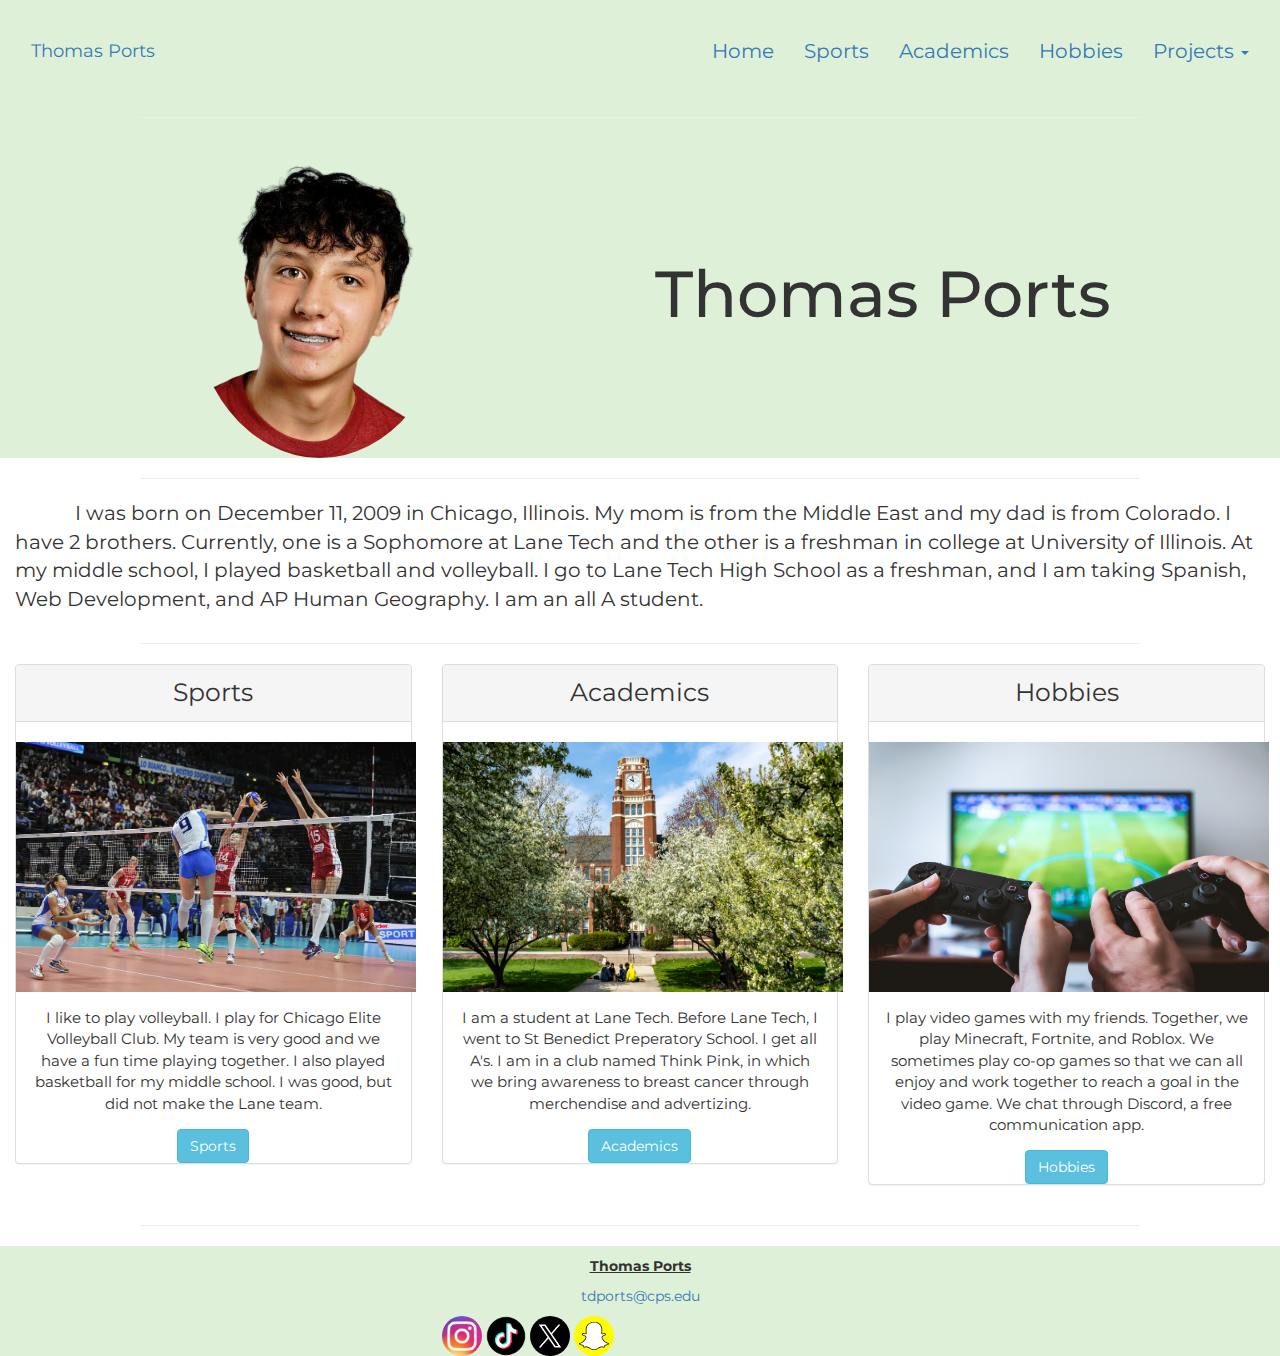
<file: index.html>
<!DOCTYPE html>
<html lang="en">
<head>
  <title>Thomas Ports</title>
  <meta charset="utf-8">
  <meta name="viewport" content="width=device-width, initial-scale=1">
  <link rel="stylesheet" href="style/mystyle.css">
  <link rel="stylesheet" href="https://maxcdn.bootstrapcdn.com/bootstrap/3.4.1/css/bootstrap.min.css">
  <script src="https://ajax.googleapis.com/ajax/libs/jquery/3.7.1/jquery.min.js"></script>
  <script src="https://maxcdn.bootstrapcdn.com/bootstrap/3.4.1/js/bootstrap.min.js"></script>
  <link rel="preconnect" href="https://fonts.googleapis.com">
<link rel="preconnect" href="https://fonts.gstatic.com" crossorigin>
<link href="https://fonts.googleapis.com/css2?family=Montserrat:ital,wght@0,100..900;1,100..900&display=swap" rel="stylesheet">
</head>
<body class="montserrat-font">
    <div class="container-fluid">

        <div class="row bg-success">
            <div class="col-md-12">
                <nav class="navbar text-dark">
                    <div class="container-fluid">
                        <div class="navbar-header">
                            <a class="navbar-brand" href="index.html">Thomas Ports</a>
                        </div>
                        <ul class="nav navbar-nav navbar-right">
                            <li class="active"><a href="index.html">Home</a></li>
                            <li><a href="sports.html">Sports</a></li>
                            <li><a href="academics.html">Academics</a></li>
                            <li><a href="hobbies.html">Hobbies</a></li>
                            <li class="dropdown">
                                <a class="dropdown-toggle" data-toggle="dropdown" href="projects.html">Projects
                                <span class="caret"></span></a>
                                <ul class="dropdown-menu">
                                    <li><a href="recipe.html">Recipe 1 (HTML)</a></li>
                                    <li><a href="recipe2.html">Recipe 2 (HTML + CSS)</a></li>
                                    <li><a href="recipe3.html">Recipe 3 (HTML + Bootstrap)</a></li>
                                </ul>
                            </li>
                        </ul>
                    </div>
                </nav>
            </div>
        </div>

        <div class="row bg-success">
            <div class="col-md-12">
                <hr class="bg-success">
            </div>
        </div>

        <div class="row bg-success">
            <div class="col-md-6">
                <img src="media/image2.png" class="center-block img-circle" id="mepic">
            </div>
            <div class="col-md-6 text-left">
                <div id="bruhhh">
                    <h1 class="thomasports" style="font-size: 65px;">Thomas Ports</h1>
                </div>
            </div>
        </div>

        <hr>

        <div class="row">
            <div class="col-md-12">
                <p class="text-left indent" style="font-size: 20px;">I was born on December 11, 2009 in Chicago, Illinois. My mom is from the Middle East and my dad is from Colorado. I have 2 brothers. Currently, one is a Sophomore at Lane Tech and the other is a freshman in college at University of Illinois. At my middle school, I played basketball and volleyball. I go to Lane Tech High School as a freshman, and I am taking Spanish, Web Development, and AP Human Geography. I am an all A student.</p>
            </div>
        </div>

        <hr>

        <div class="row" id="roww">
            <div class="col-md-4">
                <div class="panel panel-default text-center">
                    <div class="panel-heading" style="font-size: 25px;">Sports</div>
                    <img src="media/volleyball.webp" class="imagebruh center-block" alt="Volleyball" height="250px" width="400px">
                    <div class="panel-body" style="font-size: 15px;">I like to play volleyball. I play for Chicago Elite Volleyball Club. My team is very good and we have a fun time playing together. I also played basketball for my middle school. I was good, but did not make the Lane team.</div>
                    <a href="sports.html" class="btn btn-info" role="button">Sports</a>
                </div>
            </div>
            <div class="col-md-4">
                <div class="panel panel-default text-center">
                    <div class="panel-heading" style="font-size: 25px;">Academics</div>
                    <img src="media/lanetech.jpg" class="imagebruh center-block" alt="Lane Tech" height="250px" width="400px">
                    <div class="panel-body" style="font-size: 15px;">I am a student at Lane Tech. Before Lane Tech, I went to St Benedict Preperatory School. I get all A's. I am in a club named Think Pink, in which we bring awareness to breast cancer through merchendise and advertizing.</div>
                    <a href="academics.html" class="btn btn-info" role="button">Academics</a>
                </div>
            </div>
            <div class="col-md-4">
                <div class="panel panel-default text-center">
                    <div class="panel-heading" style="font-size: 25px;">Hobbies</div>
                    <img src="media/videogame.jpg" class="imagebruh center-block" alt="Video Games" height="250px" width="400px">
                    <div class="panel-body" style="font-size: 15px;">I play video games with my friends. Together, we play Minecraft, Fortnite, and Roblox. We sometimes play co-op games so that we can all enjoy and work together to reach a goal in the video game. We chat through Discord, a free communication app.</div>
                    <a href="hobbies.html" class="btn btn-info" role="button">Hobbies</a>
                </div>
            </div>
        </div>

        <hr>

        <footer>
            <div class="row bg-success text-center">
                <div class="col-md-12">
                    <p class="text-center" style="margin-top: 10px;"><u><b>Thomas Ports</b></u></p>
                </div>
            </div>
            <div class="row bg-success text-center">
                <div class="col-md-12">
                    <a href="mailto:tdports@cps.edu"><p>tdports@cps.edu</p></a>
                </div>
            </div>
            <div class="row bg-success">
                <div class="col-md-4"></div>
                <div class="col-md-4">
                    <figure class="centerblock">
                        <a href="https://www.instagram.com/thomas.ports">
                            <img src="media/instagram.jpeg" alt="Instagram" width="40px" height="40px" style="border-radius: 100%;">
                        </a>
                        <a href="https://www.tiktok.com/thomas.ports">
                            <img src="media/tiktok.webp" alt="Tiktok" width="40px" height="40px" style="border-radius: 100%;">
                        </a>
                        <a href="https://www.x.com/mrbeast">
                            <img src="media/twtter.avif" alt="Twitter" width="40px" height="40px" style="border-radius: 100%;">
                        </a>
                        <a href="https://www.x.com/mrbeast">
                            <img src="media/snapchat.svg" alt="Snapchat" width="40px" height="40px" style="border-radius: 100%;">
                        </a>
                    </figure>
                </div>
                <div class="col-md-4"></div>
            </div>
        </footer>

    </div>
</body>
</html>
</file>
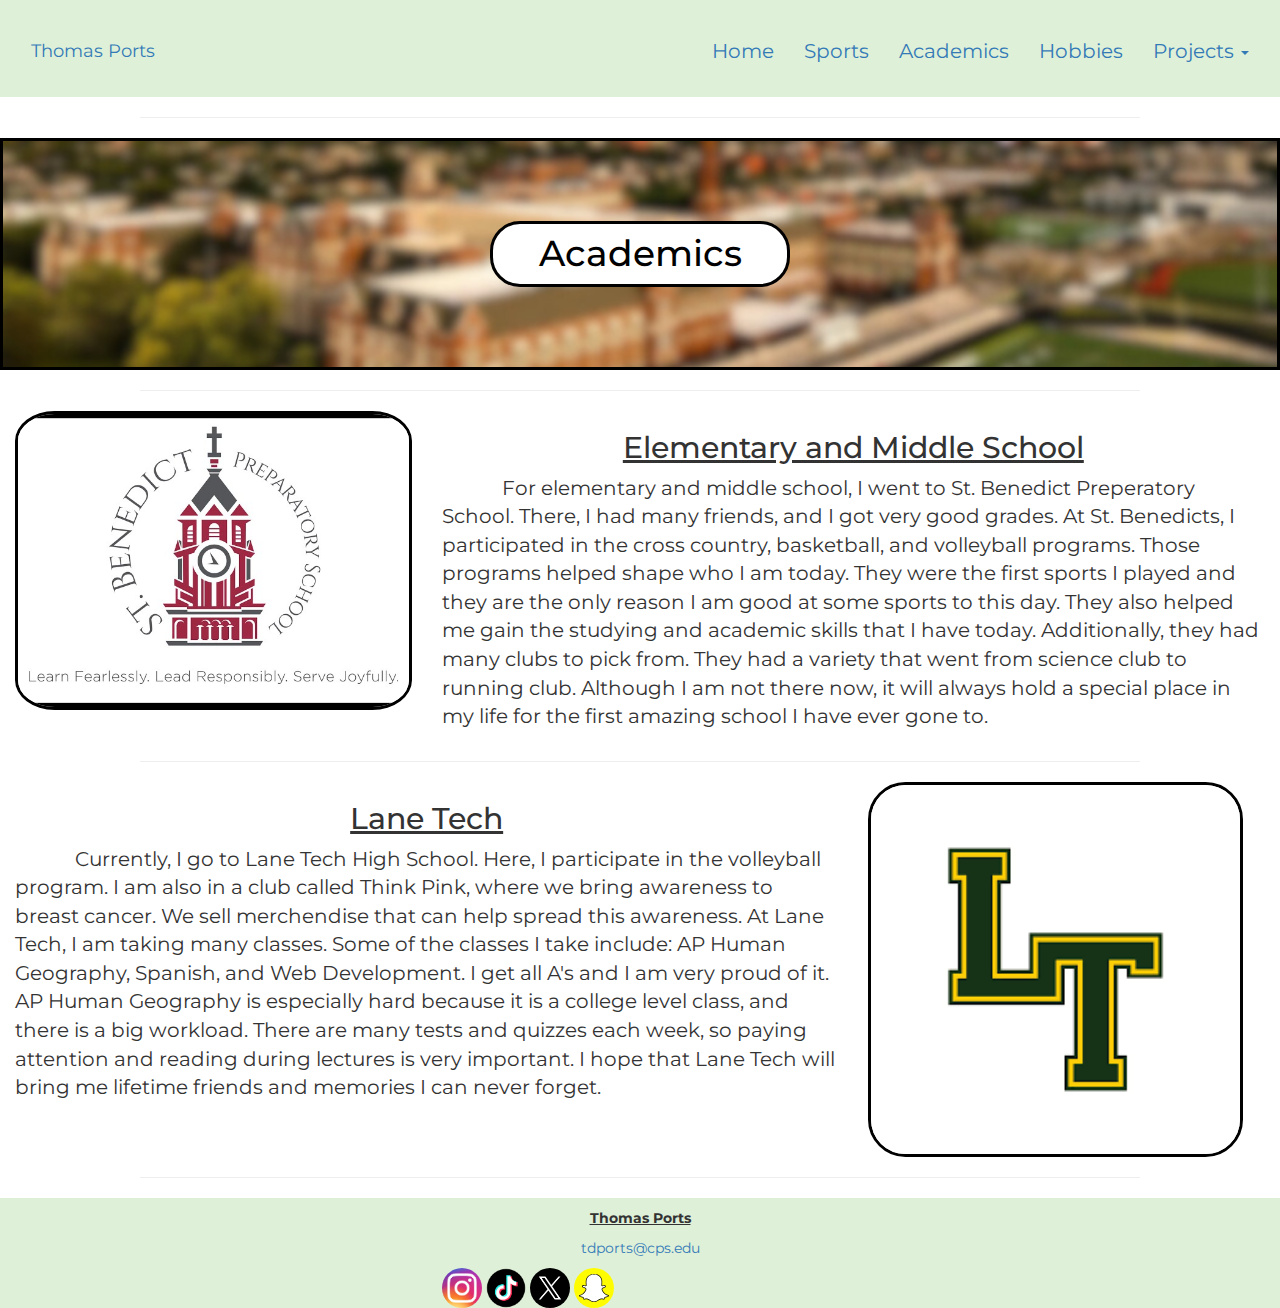
<file: academics.html>
<!DOCTYPE html>
<html lang="en">
    <head>
        <title>Thomas Ports</title>
        <meta charset="utf-8">
        <meta name="viewport" content="width=device-width, initial-scale=1">
        <link rel="stylesheet" href="style/mystyle.css">
        <link rel="stylesheet" href="https://maxcdn.bootstrapcdn.com/bootstrap/3.4.1/css/bootstrap.min.css">
        <script src="https://ajax.googleapis.com/ajax/libs/jquery/3.7.1/jquery.min.js"></script>
        <script src="https://maxcdn.bootstrapcdn.com/bootstrap/3.4.1/js/bootstrap.min.js"></script>
        <link rel="preconnect" href="https://fonts.googleapis.com">
        <link rel="preconnect" href="https://fonts.gstatic.com" crossorigin>
        <link href="https://fonts.googleapis.com/css2?family=Montserrat:ital,wght@0,100..900;1,100..900&display=swap" rel="stylesheet">
    </head>
    <body class="montserrat-font">
        <div class="container-fluid">

            <div class="row bg-success">
                <div class="col-md-12">
                    <nav class="navbar text-dark">
                        <div class="container-fluid">
                            <div class="navbar-header">
                                <a class="navbar-brand" href="index.html">Thomas Ports</a>
                            </div>
                            <ul class="nav navbar-nav navbar-right">
                                <li class="active"><a href="index.html">Home</a></li>
                                <li><a href="sports.html">Sports</a></li>
                                <li><a href="academics.html">Academics</a></li>
                                <li><a href="hobbies.html">Hobbies</a></li>
                                <li class="dropdown">
                                    <a class="dropdown-toggle" data-toggle="dropdown" href="projects.html">Projects
                                    <span class="caret"></span></a>
                                    <ul class="dropdown-menu">
                                        <li><a href="recipe.html">Recipe 1 (HTML)</a></li>
                                        <li><a href="recipe2.html">Recipe 2 (HTML + CSS)</a></li>
                                        <li><a href="recipe3.html">Recipe 3 (HTML + Bootstrap)</a></li>
                                    </ul>
                                </li>
                            </ul>
                        </div>
                    </nav>
                </div>
            </div>

            <hr>

            <div class="row" style="border: black 3px solid; background-image: url('media/lanetechbg.png'); background-repeat: no-repeat; background-size: cover; padding-bottom: 80px;">
                <div class="col-md-12">
                    <h1 class="thomasports text-center lanetechbg" id="sportstitle">Academics</h1>
                </div>
            </div>

            <hr>

            <div class="row">
                <div class="col-md-4">
                    <img src="media/stbenedict.jpg" class="img-rounded img-responsive" alt="St Benedict" width="450px" id="vbphoto">
                </div>
                <div class="col-md-8">
                    <h2 class="text-center paraagraph"><u>Elementary and Middle School</u></h2>
                    <p style="font-size: 20px;" class="indent">For elementary and middle school, I went to St. Benedict Preperatory School. There, I had many friends, and I got very good grades. At St. Benedicts, I participated in the cross country, basketball, and volleyball programs. Those programs helped shape who I am today. They were the first sports I played and they are the only reason I am good at some sports to this day. They also helped me gain the studying and academic skills that I have today. Additionally, they had many clubs to pick from. They had a variety that went from science club to running club. Although I am not there now, it will always hold a special place in my life for the first amazing school I have ever gone to.</p>
                </div>
            </div>

            <hr>

            <div class="row">
                <div class="col-md-8">
                    <h2 class="text-center paraagraph"><u>Lane Tech</u></h2>
                    <p style="font-size: 20px;" class="indent">Currently, I go to Lane Tech High School. Here, I participate in the volleyball program. I am also in a club called Think Pink, where we bring awareness to breast cancer. We sell merchendise that can help spread this awareness. At Lane Tech, I am taking many classes. Some of the classes I take include: AP Human Geography, Spanish, and Web Development. I get all A's and I am very proud of it. AP Human Geography is especially hard because it is a college level class, and there is a big workload. There are many tests and quizzes each week, so paying attention and reading during lectures is very important. I hope that Lane Tech will bring me lifetime friends and memories I can never forget.</p>
                </div>
                <div class="col-md-4">
                    <img src="media/lanetechlogo.png" class="img-rounded img-responsive" alt="Lane Tech" width="375px" id="vbphoto">
                </div>
            </div>

            <hr>

            <footer>
                <div class="row bg-success text-center">
                    <div class="col-md-12">
                        <p class="text-center" style="margin-top: 10px;"><u><b>Thomas Ports</b></u></p>
                    </div>
                </div>
                <div class="row bg-success text-center">
                    <div class="col-md-12">
                        <a href="mailto:tdports@cps.edu"><p>tdports@cps.edu</p></a>
                    </div>
                </div>
                <div class="row bg-success">
                    <div class="col-md-4"></div>
                    <div class="col-md-4">
                        <figure class="centerblock">
                            <a href="https://www.instagram.com/thomas.ports">
                                <img src="media/instagram.jpeg" alt="Instagram" width="40px" height="40px" style="border-radius: 100%;">
                            </a>
                            <a href="https://www.tiktok.com/thomas.ports">
                                <img src="media/tiktok.webp" alt="Tiktok" width="40px" height="40px" style="border-radius: 100%;">
                            </a>
                            <a href="https://www.x.com/mrbeast">
                                <img src="media/twtter.avif" alt="Twitter" width="40px" height="40px" style="border-radius: 100%;">
                            </a>
                            <a href="https://www.x.com/mrbeast">
                                <img src="media/snapchat.svg" alt="Snapchat" width="40px" height="40px" style="border-radius: 100%;">
                            </a>
                        </figure>
                    </div>
                    <div class="col-md-4"></div>
                </div>
            </footer>

        </div>
    </body>
</html>
</file>
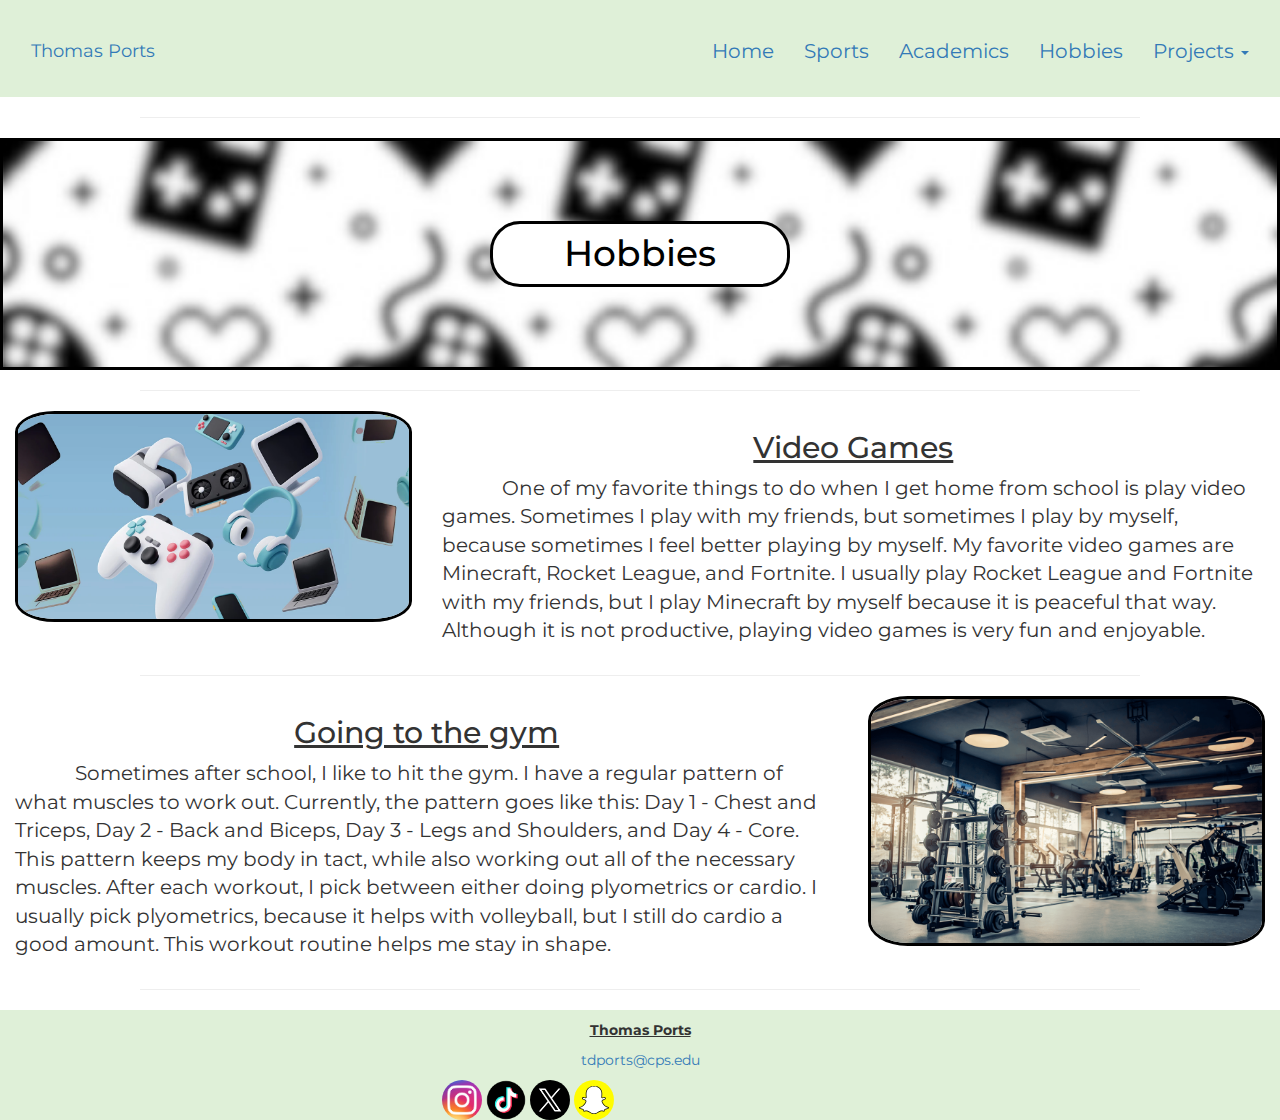
<file: hobbies.html>
<!DOCTYPE html>
<html lang="en">
    <head>
        <title>Thomas Ports</title>
        <meta charset="utf-8">
        <meta name="viewport" content="width=device-width, initial-scale=1">
        <link rel="stylesheet" href="style/mystyle.css">
        <link rel="stylesheet" href="https://maxcdn.bootstrapcdn.com/bootstrap/3.4.1/css/bootstrap.min.css">
        <script src="https://ajax.googleapis.com/ajax/libs/jquery/3.7.1/jquery.min.js"></script>
        <script src="https://maxcdn.bootstrapcdn.com/bootstrap/3.4.1/js/bootstrap.min.js"></script>
        <link rel="preconnect" href="https://fonts.googleapis.com">
        <link rel="preconnect" href="https://fonts.gstatic.com" crossorigin>
        <link href="https://fonts.googleapis.com/css2?family=Montserrat:ital,wght@0,100..900;1,100..900&display=swap" rel="stylesheet">
    </head>
    <body class="montserrat-font">
        <div class="container-fluid">

            <div class="row bg-success">
                <div class="col-md-12">
                    <nav class="navbar text-dark">
                        <div class="container-fluid">
                            <div class="navbar-header">
                                <a class="navbar-brand" href="index.html">Thomas Ports</a>
                            </div>
                            <ul class="nav navbar-nav navbar-right">
                                <li class="active"><a href="index.html">Home</a></li>
                                <li><a href="sports.html">Sports</a></li>
                                <li><a href="academics.html">Academics</a></li>
                                <li><a href="hobbies.html">Hobbies</a></li>
                                <li class="dropdown">
                                    <a class="dropdown-toggle" data-toggle="dropdown" href="projects.html">Projects
                                    <span class="caret"></span></a>
                                    <ul class="dropdown-menu">
                                        <li><a href="recipe.html">Recipe 1 (HTML)</a></li>
                                        <li><a href="recipe2.html">Recipe 2 (HTML + CSS)</a></li>
                                        <li><a href="recipe3.html">Recipe 3 (HTML + Bootstrap)</a></li>
                                    </ul>
                                </li>
                            </ul>
                        </div>
                    </nav>
                </div>
            </div>

            <hr>

            <div class="row" style="background-image: url('media/videogamespatter.png'); background-repeat: no-repeat; background-size: cover; padding-bottom: 80px; border: black 3px solid;">
                <div class="col-md-12">
                    <h1 class="thomasports text-center lanetechbg" id="sportstitle">Hobbies</h1>
                </div>
            </div>

            <hr>

            <div class="row">
                <div class="col-md-4">
                    <img src="media/videogamespic.webp" class="img-rounded img-responsive" alt="St Benedict" width="450px" id="vbphoto">
                </div>
                <div class="col-md-8">
                    <h2 class="text-center paraagraph"><u>Video Games</u></h2>
                    <p style="font-size: 20px;" class="indent">One of my favorite things to do when I get home from school is play video games. Sometimes I play with my friends, but sometimes I play by myself, because sometimes I feel better playing by myself. My favorite video games are Minecraft, Rocket League, and Fortnite. I usually play Rocket League and Fortnite with my friends, but I play Minecraft by myself because it is peaceful that way. Although it is not productive, playing video games is very fun and enjoyable.</p>
                </div>
            </div>

            <hr>

            <div class="row">
                <div class="col-md-8">
                    <h2 class="text-center paraagraph"><u>Going to the gym</u></h2>
                    <p style="font-size: 20px;" class="indent">Sometimes after school, I like to hit the gym. I have a regular pattern of what muscles to work out. Currently, the pattern goes like this: Day 1 - Chest and Triceps, Day 2 - Back and Biceps, Day 3 - Legs and Shoulders, and Day 4 - Core. This pattern keeps my body in tact, while also working out all of the necessary muscles. After each workout, I pick between either doing plyometrics or cardio. I usually pick plyometrics, because it helps with volleyball, but I still do cardio a good amount. This workout routine helps me stay in shape.</p>
                </div>
                <div class="col-md-4">
                    <img src="media/gym.png" class="img-rounded img-responsive" alt="Lane Tech" width="450px" id="vbphoto">
                </div>
            </div>

            <hr>

            <footer>
                <div class="row bg-success text-center">
                    <div class="col-md-12">
                        <p class="text-center" style="margin-top: 10px;"><u><b>Thomas Ports</b></u></p>
                    </div>
                </div>
                <div class="row bg-success text-center">
                    <div class="col-md-12">
                        <a href="mailto:tdports@cps.edu"><p>tdports@cps.edu</p></a>
                    </div>
                </div>
                <div class="row bg-success">
                    <div class="col-md-4"></div>
                    <div class="col-md-4">
                        <figure class="centerblock">
                            <a href="https://www.instagram.com/thomas.ports">
                                <img src="media/instagram.jpeg" alt="Instagram" width="40px" height="40px" style="border-radius: 100%;">
                            </a>
                            <a href="https://www.tiktok.com/thomas.ports">
                                <img src="media/tiktok.webp" alt="Tiktok" width="40px" height="40px" style="border-radius: 100%;">
                            </a>
                            <a href="https://www.x.com/mrbeast">
                                <img src="media/twtter.avif" alt="Twitter" width="40px" height="40px" style="border-radius: 100%;">
                            </a>
                            <a href="https://www.x.com/mrbeast">
                                <img src="media/snapchat.svg" alt="Snapchat" width="40px" height="40px" style="border-radius: 100%;">
                            </a>
                        </figure>
                    </div>
                    <div class="col-md-4"></div>
                </div>
            </footer>

        </div>
    </body>
</html>
</file>
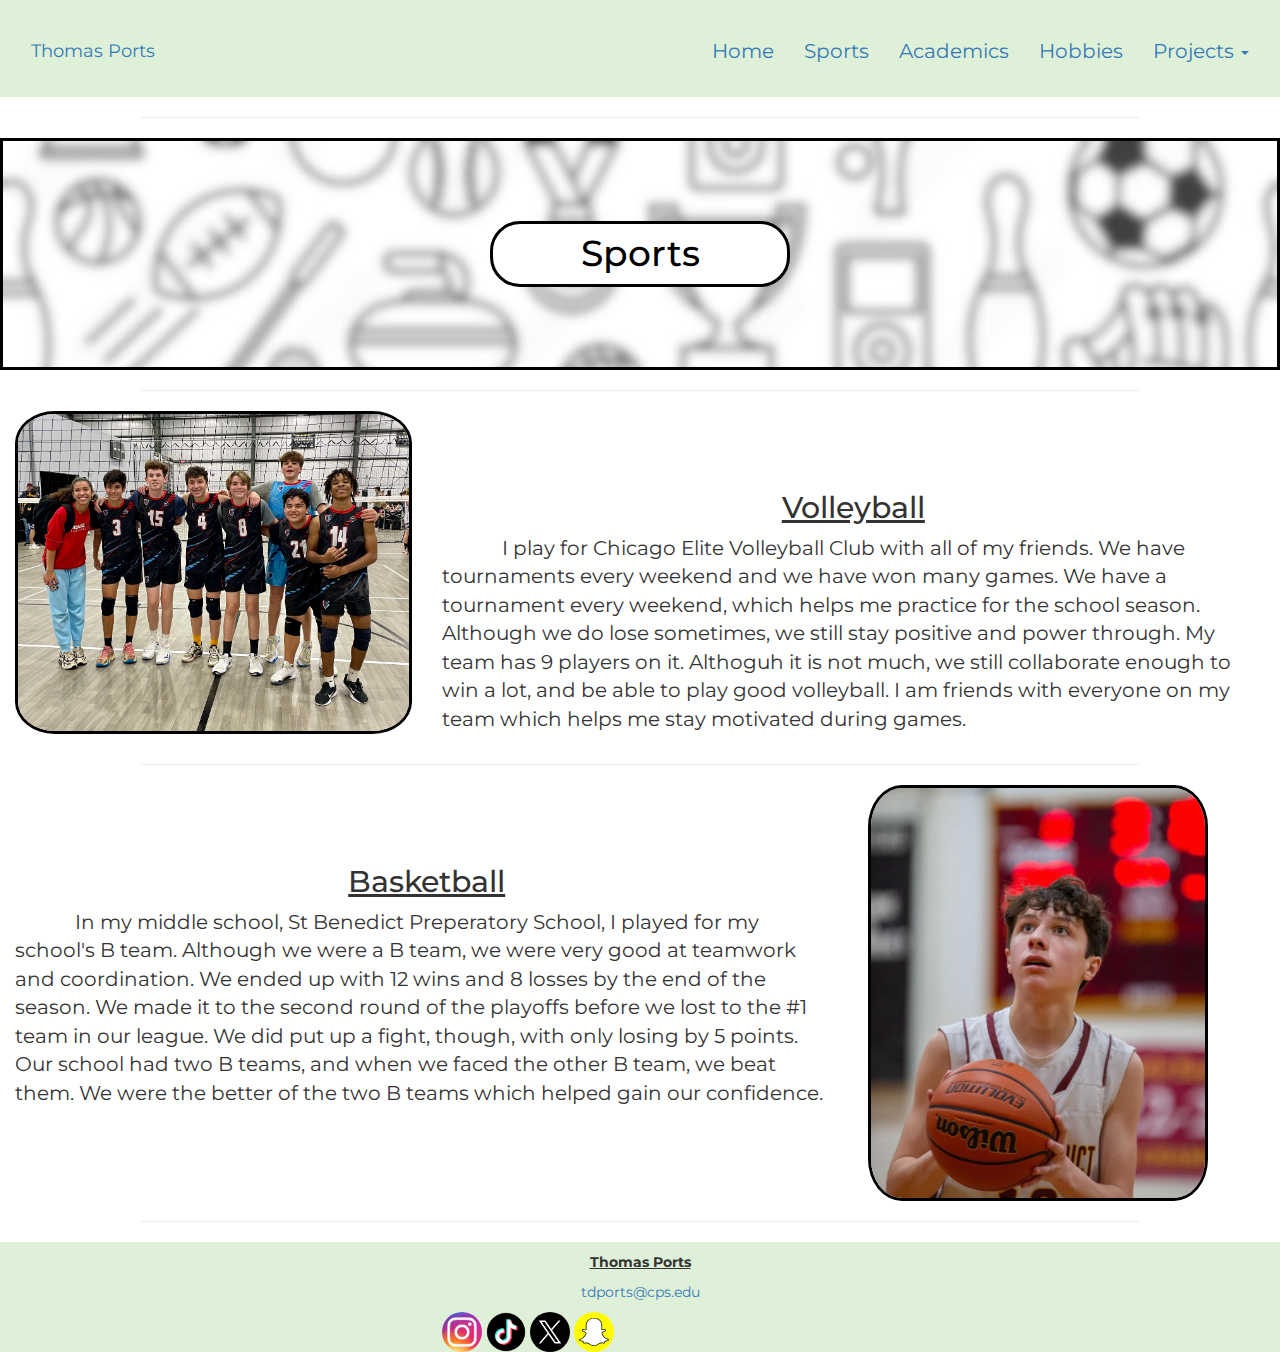
<file: sports.html>
<!DOCTYPE html>
<html lang="en">
    <head>
        <title>Thomas Ports</title>
        <meta charset="utf-8">
        <meta name="viewport" content="width=device-width, initial-scale=1">
        <link rel="stylesheet" href="style/mystyle.css">
        <link rel="stylesheet" href="https://maxcdn.bootstrapcdn.com/bootstrap/3.4.1/css/bootstrap.min.css">
        <script src="https://ajax.googleapis.com/ajax/libs/jquery/3.7.1/jquery.min.js"></script>
        <script src="https://maxcdn.bootstrapcdn.com/bootstrap/3.4.1/js/bootstrap.min.js"></script>
        <link rel="preconnect" href="https://fonts.googleapis.com">
        <link rel="preconnect" href="https://fonts.gstatic.com" crossorigin>
        <link href="https://fonts.googleapis.com/css2?family=Montserrat:ital,wght@0,100..900;1,100..900&display=swap" rel="stylesheet">
    </head>
    <body class="montserrat-font">
        <div class="container-fluid">

            <div class="row bg-success">
                <div class="col-md-12">
                    <nav class="navbar text-dark">
                        <div class="container-fluid">
                            <div class="navbar-header">
                                <a class="navbar-brand" href="index.html">Thomas Ports</a>
                            </div>
                            <ul class="nav navbar-nav navbar-right">
                                <li class="active"><a href="index.html">Home</a></li>
                                <li><a href="sports.html">Sports</a></li>
                                <li><a href="academics.html">Academics</a></li>
                                <li><a href="hobbies.html">Hobbies</a></li>
                                <li class="dropdown">
                                    <a class="dropdown-toggle" data-toggle="dropdown" href="projects.html">Projects
                                    <span class="caret"></span></a>
                                    <ul class="dropdown-menu">
                                        <li><a href="recipe.html">Recipe 1 (HTML)</a></li>
                                        <li><a href="recipe2.html">Recipe 2 (HTML + CSS)</a></li>
                                        <li><a href="recipe3.html">Recipe 3 (HTML + Bootstrap)</a></li>
                                    </ul>
                                </li>
                            </ul>
                        </div>
                    </nav>
                </div>
            </div>

            <hr class="bg-success">

            <div class="row" style="border: black 3px solid; background-image: url('media/sportspattern.png'); background-repeat: no-repeat; background-size: cover; padding-bottom: 80px;">
                <div class="col-md-12">
                    <h1 class="thomasports text-center lanetechbg" id="sportstitle">Sports</h1>
                </div>
            </div>

            <hr>

            <div class="row">
                <div class="col-md-4">
                    <img src="media/volleyball.jpg" class="img-rounded img-responsive" alt="Volleyball" width="450px" id="vbphoto">
                </div>
                <div class="col-md-8">
                    <h2 class="text-center pargraph"><u>Volleyball</u></h2>
                    <p style="font-size: 20px;" class="indent">I play for Chicago Elite Volleyball Club with all of my friends. We have tournaments every weekend and we have won many games. We have a tournament every weekend, which helps me practice for the school season. Although we do lose sometimes, we still stay positive and power through. My team has 9 players on it. Althoguh it is not much, we still collaborate enough to win a lot, and be able to play good volleyball. I am friends with everyone on my team which helps me stay motivated during games.</p>
                </div>
            </div>

            <hr>

            <div class="row">
                <div class="col-md-8">
                    <h2 class="text-center pargraph"><u>Basketball</u></h2>
                    <p style="font-size: 20px;" class="indent">In my middle school, St Benedict Preperatory School, I played for my school's B team. Although we were a B team, we were very good at teamwork and coordination. We ended up with 12 wins and 8 losses by the end of the season. We made it to the second round of the playoffs before we lost to the #1 team in our league. We did put up a fight, though, with only losing by 5 points. Our school had two B teams, and when we faced the other B team, we beat them. We were the better of the two B teams which helped gain our confidence.</p>
                </div>
                <div class="col-md-4">
                    <img src="media/basketballme.jpg" class="img-rounded img-responsive" alt="Volleyball" width="340px" id="vbphoto">
                </div>
            </div>

            <hr>

            <footer>
                <div class="row bg-success text-center">
                    <div class="col-md-12">
                        <p class="text-center" style="margin-top: 10px;"><u><b>Thomas Ports</b></u></p>
                    </div>
                </div>
                <div class="row bg-success text-center">
                    <div class="col-md-12">
                        <a href="mailto:tdports@cps.edu"><p>tdports@cps.edu</p></a>
                    </div>
                </div>
                <div class="row bg-success">
                    <div class="col-md-4"></div>
                    <div class="col-md-4">
                        <figure class="centerblock">
                            <a href="https://www.instagram.com/thomas.ports">
                                <img src="media/instagram.jpeg" alt="Instagram" width="40px" height="40px" style="border-radius: 100%;">
                            </a>
                            <a href="https://www.tiktok.com/thomas.ports">
                                <img src="media/tiktok.webp" alt="Tiktok" width="40px" height="40px" style="border-radius: 100%;">
                            </a>
                            <a href="https://www.x.com/mrbeast">
                                <img src="media/twtter.avif" alt="Twitter" width="40px" height="40px" style="border-radius: 100%;">
                            </a>
                            <a href="https://www.x.com/mrbeast">
                                <img src="media/snapchat.svg" alt="Snapchat" width="40px" height="40px" style="border-radius: 100%;">
                            </a>
                        </figure>
                    </div>
                    <div class="col-md-4"></div>
                </div>
            </footer>

        </div>
    </body>
</html>
</file>
<file: style/mystyle.css>
.montserrat-font{
    font-family: "Montserrat", serif;
    font-optical-sizing: auto;
    font-weight: 400px;
    font-style: normal;
}

#roww{
    margin-top: 10px;
}

.navbar{
    margin-top: 25px;
    font-size: 20px;
}

hr{
    width: 80%;
}

#bruhhh{
    margin-top: 120px;
}

.imagebruh{
    margin-top: 20px;
}

#thomasports{
    font-size: 50px;
}

#sportstitle{
    margin-top: 80px;
}

#vbphoto{
    border: black solid 3px;
    border-radius: 10%;
}

.indent{
    text-indent: 60px;
}

.pargraph{
    margin-top: 80px;
}

.lanetechbg{
    color: black;
    background-color: white;
    width: 300px;
    margin: auto;
    border-radius: 30px;
    border: black solid 3px;
    padding: 10px;
}

.paraagraph{
    margin-top: 20px;
}
</file>
